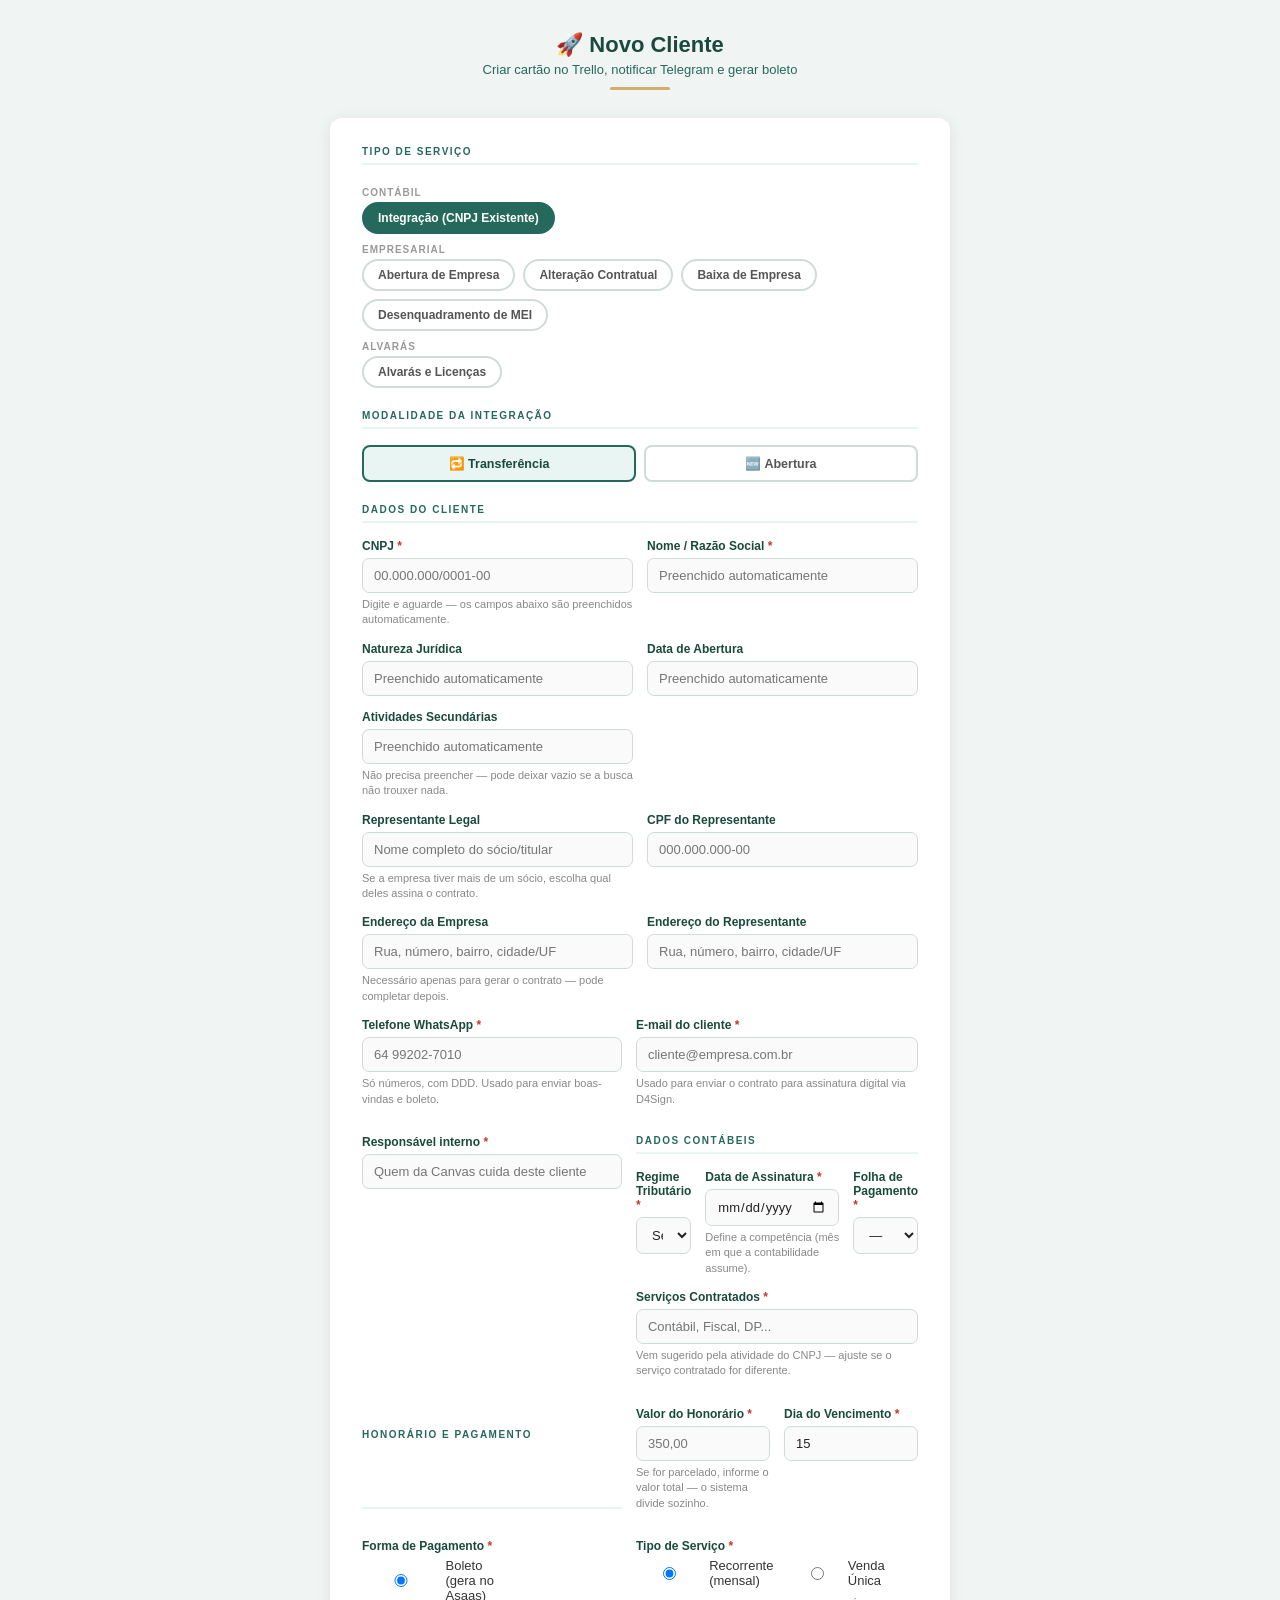
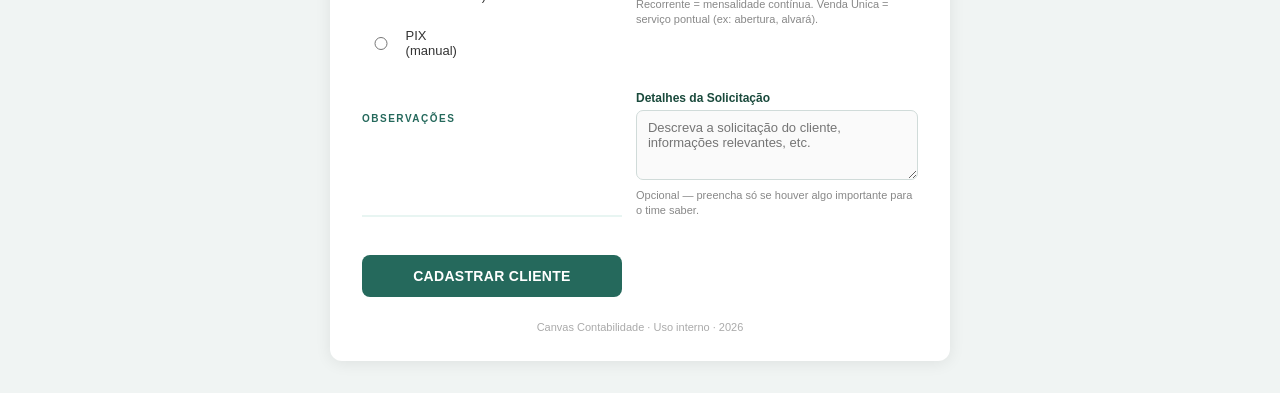
<file: static_form/index.html>
<!DOCTYPE html>
<html lang="pt-BR">
<head>
<meta charset="UTF-8">
<meta name="viewport" content="width=device-width, initial-scale=1.0">
<title>Novo Cliente — Canvas</title>
<style>
  * { box-sizing: border-box; margin: 0; padding: 0; }
  body { font-family: 'Segoe UI', sans-serif; background: #f0f4f3; min-height: 100vh; padding: 32px 16px; }

  .header { text-align: center; margin-bottom: 28px; }
  .header h1 { color: #1a4a3c; font-size: 22px; font-weight: 800; }
  .header p  { color: #25695c; font-size: 13px; margin-top: 4px; }
  .divider   { width: 60px; height: 3px; background: #d2ae6d; margin: 10px auto 0; border-radius: 2px; }

  .card { background: #fff; border-radius: 12px; box-shadow: 0 2px 16px rgba(0,0,0,0.08); padding: 28px 32px; max-width: 620px; margin: 0 auto; }

  .secao { font-size: 10px; font-weight: 700; color: #25695c; letter-spacing: 1.5px; text-transform: uppercase;
           border-bottom: 2px solid #e8f5f2; padding-bottom: 6px; margin: 22px 0 16px; }
  .secao:first-child { margin-top: 0; }

  .field { margin-bottom: 14px; position: relative; }
  label  { display: block; font-size: 12px; font-weight: 600; color: #1a4a3c; margin-bottom: 5px; }
  label span { color: #c0392b; }
  input, select, textarea {
    width: 100%; padding: 9px 11px; border: 1.5px solid #d0dbd9; border-radius: 7px;
    font-size: 13px; font-family: inherit; color: #222; background: #fafafa;
    transition: border 0.2s; outline: none;
  }
  input:focus, select:focus, textarea:focus { border-color: #25695c; background: #fff; }
  textarea { resize: vertical; min-height: 70px; }
  input:disabled, select:disabled { background: #f0f0f0; color: #999; }
  .help { font-size: 11px; color: #888; margin-top: 4px; line-height: 1.4; }

  .row2 { display: grid; grid-template-columns: 1fr 1fr; gap: 14px; }
  .row3 { display: grid; grid-template-columns: 1fr 1fr 1fr; gap: 14px; }

  /* CNPJ com busca automática */
  .cnpj-wrap { position: relative; }
  .cnpj-status {
    font-size: 11px; margin-top: 4px; display: none; align-items: center; gap: 5px;
  }
  .cnpj-status.buscando { display: flex; color: #888; }
  .cnpj-status.ok       { display: flex; color: #1a8a4c; }
  .cnpj-status.erro     { display: flex; color: #c0392b; }
  .spinner {
    width: 11px; height: 11px; border: 2px solid #ddd; border-top-color: #25695c;
    border-radius: 50%; animation: spin 0.7s linear infinite; flex-shrink: 0;
  }
  @keyframes spin { to { transform: rotate(360deg); } }

  /* Tipo de serviço */
  .tipo-grid { display: grid; gap: 8px; }
  .tipo-grupo { display: flex; flex-direction: column; gap: 4px; }
  .tipo-label-cat { font-size: 10px; font-weight: 700; color: #999; letter-spacing: 1px; text-transform: uppercase; margin-top: 6px; }
  .tipo-opcoes { display: flex; flex-wrap: wrap; gap: 8px; }
  .tipo-btn {
    padding: 7px 14px; border: 2px solid #d0dbd9; border-radius: 20px;
    font-size: 12px; font-weight: 600; color: #555; cursor: pointer;
    background: #fff; transition: all 0.15s; white-space: nowrap;
  }
  .tipo-btn:hover { border-color: #25695c; color: #25695c; }
  .tipo-btn.ativo { border-color: #25695c; background: #25695c; color: #fff; }
  .tipo-btn.ativo.dourado { border-color: #d2ae6d; background: #d2ae6d; color: #fff; }

  /* Modalidade (transferencia/abertura) */
  .modalidade-opcoes { display: flex; gap: 8px; }
  .modalidade-btn {
    flex: 1; padding: 9px; border: 2px solid #d0dbd9; border-radius: 8px;
    font-size: 12.5px; font-weight: 600; color: #555; cursor: pointer;
    background: #fff; text-align: center; transition: all 0.15s;
  }
  .modalidade-btn.ativo { border-color: #25695c; background: #e8f5f2; color: #1a4a3c; }

  /* Radio inline */
  .radio-group { display: flex; gap: 20px; flex-wrap: wrap; }
  .radio-group label { font-weight: 400; display: flex; align-items: center; gap: 6px; cursor: pointer; color: #333; font-size: 13px; }

  .btn {
    width: 100%; padding: 13px; background: #25695c; color: #fff;
    font-size: 14px; font-weight: 700; border: none; border-radius: 8px;
    cursor: pointer; transition: background 0.2s; margin-top: 8px; letter-spacing: 0.3px;
  }
  .btn:hover { background: #1a4a3c; }
  .btn:disabled { background: #aaa; cursor: not-allowed; }

  /* Log */
  .log-box { margin-top: 18px; display: none; }
  .log-item { padding: 7px 12px; border-radius: 6px; font-size: 13px; margin-bottom: 6px; display: flex; align-items: center; gap: 8px; }
  .log-item.ok   { background: #d4edda; color: #155724; }
  .log-item.erro { background: #f8d7da; color: #721c24; }
  .log-item.info { background: #e8f5f2; color: #25695c; }

  .acoes-pos { margin-top: 16px; display: none; gap: 10px; flex-wrap: wrap; }
  .btn-acao {
    padding: 10px 20px; border-radius: 8px; font-size: 13px; font-weight: 700;
    border: none; cursor: pointer; text-decoration: none; display: inline-block; text-align: center;
  }
  .btn-wpp    { background: #25d366; color: #fff; }
  .btn-trello { background: #0052cc; color: #fff; }
  .btn-boleto { background: #e67e22; color: #fff; }

  .footer { text-align: center; margin-top: 24px; font-size: 11px; color: #aaa; }
</style>
</head>
<body>

<div class="header">
  <h1>🚀 Novo Cliente</h1>
  <p>Criar cartão no Trello, notificar Telegram e gerar boleto</p>
  <div class="divider"></div>
</div>

<div class="card">

  <!-- TIPO DE SERVIÇO -->
  <div class="secao">Tipo de Serviço</div>
  <div class="tipo-grupo">
    <div class="tipo-label-cat">Contábil</div>
    <div class="tipo-opcoes">
      <button class="tipo-btn ativo" data-val="cnpj" onclick="setTipo(this)">Integração (CNPJ Existente)</button>
    </div>
    <div class="tipo-label-cat">Empresarial</div>
    <div class="tipo-opcoes">
      <button class="tipo-btn" data-val="abertura"         onclick="setTipo(this)">Abertura de Empresa</button>
      <button class="tipo-btn" data-val="alteracao"        onclick="setTipo(this)">Alteração Contratual</button>
      <button class="tipo-btn" data-val="baixa"            onclick="setTipo(this)">Baixa de Empresa</button>
      <button class="tipo-btn" data-val="desenquadramento" onclick="setTipo(this)">Desenquadramento de MEI</button>
    </div>
    <div class="tipo-label-cat">Alvarás</div>
    <div class="tipo-opcoes">
      <button class="tipo-btn dourado" data-val="alvaras" onclick="setTipo(this)">Alvarás e Licenças</button>
    </div>
  </div>

  <!-- MODALIDADE -->
  <div class="secao">Modalidade da Integração</div>
  <div class="modalidade-opcoes">
    <div class="modalidade-btn ativo" data-val="Transferência" onclick="setModalidade(this)">🔁 Transferência</div>
    <div class="modalidade-btn" data-val="Abertura" onclick="setModalidade(this)">🆕 Abertura</div>
  </div>

  <!-- DADOS DO CLIENTE -->
  <div class="secao">Dados do Cliente</div>
  <div class="row2">
    <div class="field">
      <label>CNPJ <span>*</span></label>
      <div class="cnpj-wrap">
        <input id="cnpj" placeholder="00.000.000/0001-00" oninput="onCnpjInput()">
      </div>
      <div class="help">Digite e aguarde — os campos abaixo são preenchidos automaticamente.</div>
      <div class="cnpj-status" id="cnpj-status"></div>
    </div>
    <div class="field"><label>Nome / Razão Social <span>*</span></label><input id="nome" placeholder="Preenchido automaticamente"></div>
  </div>
  <div class="row2">
    <div class="field"><label>Natureza Jurídica</label><input id="natureza_juridica" placeholder="Preenchido automaticamente"></div>
    <div class="field"><label>Data de Abertura</label><input id="data_abertura" placeholder="Preenchido automaticamente"></div>
  </div>
  <div class="row2">
    <div class="field">
      <label>Atividades Secundárias</label>
      <input id="atividades_secundarias" placeholder="Preenchido automaticamente">
      <div class="help">Não precisa preencher — pode deixar vazio se a busca não trouxer nada.</div>
    </div>
  </div>
  <div class="row2">
    <div class="field">
      <label>Representante Legal</label>
      <input id="representante" placeholder="Nome completo do sócio/titular">
      <div class="help">Se a empresa tiver mais de um sócio, escolha qual deles assina o contrato.</div>
    </div>
    <div class="field"><label>CPF do Representante</label><input id="cpf" placeholder="000.000.000-00"></div>
  </div>
  <div class="row2">
    <div class="field">
      <label>Endereço da Empresa</label>
      <input id="end_empresa" placeholder="Rua, número, bairro, cidade/UF">
      <div class="help">Necessário apenas para gerar o contrato — pode completar depois.</div>
    </div>
    <div class="field"><label>Endereço do Representante</label><input id="end_rep" placeholder="Rua, número, bairro, cidade/UF"></div>
  </div>
  <div class="row2">
   <div class="field">
      <label>Telefone WhatsApp <span>*</span></label>
      <input id="telefone" placeholder="64 99202-7010">
      <div class="help">Só números, com DDD. Usado para enviar boas-vindas e boleto.</div>
    </div>
    <div class="field">
      <label>E-mail do cliente <span>*</span></label>
      <input type="email" id="email" placeholder="cliente@empresa.com.br">
      <div class="help">Usado para enviar o contrato para assinatura digital via D4Sign.</div>
    </div>
    <div class="field"><label>Responsável interno <span>*</span></label><input id="responsavel" placeholder="Quem da Canvas cuida deste cliente"></div>

  <!-- DADOS CONTÁBEIS (visível só para cnpj) -->
  <div id="bloco-contabil">
    <div class="secao">Dados Contábeis</div>
    <div class="row3">
      <div class="field"><label>Regime Tributário <span>*</span></label><select id="regime"><option value="">Selecione...</option><option>Simples Nacional</option><option>Lucro Presumido</option><option>Lucro Real</option><option>MEI</option></select></div>
      <div class="field">
        <label>Data de Assinatura <span>*</span></label>
        <input id="inicio_resp" type="date">
        <div class="help">Define a competência (mês em que a contabilidade assume).</div>
      </div>
      <div class="field"><label>Folha de Pagamento <span>*</span></label><select id="folha"><option value="">—</option><option>Sim</option><option>Não</option></select></div>
    </div>
    <div class="field">
      <label>Serviços Contratados <span>*</span></label>
      <input id="servicos" placeholder="Contábil, Fiscal, DP...">
      <div class="help">Vem sugerido pela atividade do CNPJ — ajuste se o serviço contratado for diferente.</div>
    </div>
  </div>

  <!-- PAGAMENTO -->
  <div class="secao">Honorário e Pagamento</div>
  <div class="row2">
    <div class="field">
      <label>Valor do Honorário <span>*</span></label>
      <input id="honorario" placeholder="350,00">
      <div class="help">Se for parcelado, informe o valor total — o sistema divide sozinho.</div>
    </div>
    <div class="field"><label>Dia do Vencimento <span>*</span></label>
      <input id="vencimento" type="number" min="1" max="31" placeholder="Ex: 10" value="15">
    </div>
  </div>
  <div class="field">
    <label>Forma de Pagamento <span>*</span></label>
    <div class="radio-group">
      <label><input type="radio" name="forma_pag" value="boleto" checked> Boleto (gera no Asaas)</label>
      <label><input type="radio" name="forma_pag" value="pix"> PIX (manual)</label>
    </div>
  </div>
  <div class="field">
    <label>Tipo de Serviço <span>*</span></label>
    <div class="radio-group">
      <label><input type="radio" name="tipo_servico" value="recorrente" checked onclick="toggleParcelas()"> Recorrente (mensal)</label>
      <label><input type="radio" name="tipo_servico" value="venda_unica" onclick="toggleParcelas()"> Venda Única</label>
    </div>
    <div class="help">Recorrente = mensalidade contínua. Venda Única = serviço pontual (ex: abertura, alvará).</div>
  </div>
  <div class="field" id="bloco-parcelas" style="display:none">
    <label>Em quantas parcelas?</label>
    <div class="row2">
      <select id="parcelas">
        <option value="1">À vista (1x)</option>
        <option value="2">2x</option>
        <option value="3">3x</option>
        <option value="4">4x</option>
        <option value="5">5x</option>
        <option value="6">6x</option>
        <option value="7">7x</option>
        <option value="8">8x</option>
        <option value="9">9x</option>
        <option value="10">10x</option>
        <option value="11">11x</option>
        <option value="12">12x</option>
      </select>
      <input id="intervalo_parcelas" type="number" min="1" value="30" placeholder="Dias entre parcelas">
    </div>
    <div class="help">O valor do "Honorário" acima é dividido automaticamente pelo número de parcelas.</div>
  </div>

  <!-- OBSERVAÇÕES -->
  <div class="secao">Observações</div>
  <div class="field">
    <label>Detalhes da Solicitação</label>
    <textarea id="observacoes" placeholder="Descreva a solicitação do cliente, informações relevantes, etc."></textarea>
    <div class="help">Opcional — preencha só se houver algo importante para o time saber.</div>
  </div>


  <button class="btn" id="btn" onclick="cadastrar()">CADASTRAR CLIENTE</button>

  <!-- Log -->
  <div class="log-box" id="log-box"></div>

  <!-- Ações pós-cadastro -->
  <div class="acoes-pos" id="acoes-pos">
    <a id="btn-wpp"    class="btn-acao btn-wpp"    href="#" target="_blank">💬 Abrir WhatsApp</a>
    <a id="btn-trello" class="btn-acao btn-trello"  href="#" target="_blank">📋 Ver Cartão no Trello</a>
    <a id="btn-boleto" class="btn-acao btn-boleto"  href="#" target="_blank" style="display:none">🧾 Ver Boleto</a>
  </div>

</div>

<div class="footer">Canvas Contabilidade · Uso interno · 2026</div>

<script>
let tipoAtual = 'cnpj';
let modalidadeAtual = 'Transferência';
let cnpjTimer = null;

// ───────────────────────────────────────────────────────────
// Pre-preenche os campos se a URL vier com parametros
// (ex: ?empresa=X&cnpj=Y&whatsapp=Z), vindos do link que o
// bot manda quando um negocio e ganho no Agendor
// ───────────────────────────────────────────────────────────
function preencherDaURL() {
  const params = new URLSearchParams(window.location.search);

  if (params.has('empresa')) {
    document.getElementById('nome').value = params.get('empresa');
  }
  if (params.has('cnpj')) {
    document.getElementById('cnpj').value = params.get('cnpj');
    // Se o CNPJ veio preenchido, ja dispara a busca automatica
    onCnpjInput();
  }
  if (params.has('whatsapp')) {
    document.getElementById('telefone').value = params.get('whatsapp');
  }
  if (params.has('honorario')) {
    document.getElementById('honorario').value = params.get('honorario');
  }
}

window.addEventListener('DOMContentLoaded', preencherDaURL);

function setTipo(btn) {
  document.querySelectorAll('.tipo-btn').forEach(b => b.classList.remove('ativo'));
  btn.classList.add('ativo');
  tipoAtual = btn.dataset.val;
  document.getElementById('bloco-contabil').style.display = tipoAtual === 'cnpj' ? '' : 'none';
}

function setModalidade(btn) {
  document.querySelectorAll('.modalidade-btn').forEach(b => b.classList.remove('ativo'));
  btn.classList.add('ativo');
  modalidadeAtual = btn.dataset.val;
}

function toggleParcelas() {
  const tipoServico = document.querySelector('input[name="tipo_servico"]:checked').value;
  const bloco = document.getElementById('bloco-parcelas');
  bloco.style.display = tipoServico === 'venda_unica' ? '' : 'none';
}

document.getElementById('bloco-contabil').style.display = '';

// ───────────────────────────────────────────────────────────
// Busca automática de dados pelo CNPJ (BrasilAPI)
// ───────────────────────────────────────────────────────────
function onCnpjInput() {
  clearTimeout(cnpjTimer);
  const cnpjLimpo = document.getElementById('cnpj').value.replace(/\D/g, '');
  const status = document.getElementById('cnpj-status');

  if (cnpjLimpo.length !== 14) {
    status.className = 'cnpj-status';
    status.innerHTML = '';
    return;
  }

  // Espera 600ms depois de parar de digitar, pra nao buscar a cada tecla
  cnpjTimer = setTimeout(() => buscarCnpj(cnpjLimpo), 600);
}

async function buscarCnpj(cnpj) {
  const status = document.getElementById('cnpj-status');
  status.className = 'cnpj-status buscando';
  status.innerHTML = '<span class="spinner"></span> Buscando dados na Receita...';

  try {
    const resp = await fetch(`https://brasilapi.com.br/api/cnpj/v1/${cnpj}`);
    if (!resp.ok) throw new Error('CNPJ não encontrado');
    const dados = await resp.json();

    // Nome: prioriza nome fantasia, cai para razao social se nao tiver
    document.getElementById('nome').value =
      dados.nome_fantasia || dados.razao_social || '';

    // Natureza juridica (ex: "206-2 - Sociedade Empresária Limitada")
    const campoNatureza = document.getElementById('natureza_juridica');
    if (campoNatureza && dados.natureza_juridica) {
      campoNatureza.value = dados.natureza_juridica;
    }

    // Data de abertura - vem como aaaa-mm-dd, convertemos para dd/mm/aaaa
    const campoAbertura = document.getElementById('data_abertura');
    if (campoAbertura && dados.data_inicio_atividade) {
      const partes = dados.data_inicio_atividade.split('-');
      if (partes.length === 3) {
        campoAbertura.value = `${partes[2]}/${partes[1]}/${partes[0]}`;
      } else {
        campoAbertura.value = dados.data_inicio_atividade;
      }
    }

    // Atividades secundarias - junta todas em uma lista separada por ;
    const campoAtivSec = document.getElementById('atividades_secundarias');
    if (campoAtivSec && Array.isArray(dados.cnaes_secundarios) && dados.cnaes_secundarios.length > 0) {
      const lista = dados.cnaes_secundarios
        .map(c => `${c.codigo} - ${c.descricao}`)
        .join('; ');
      campoAtivSec.value = lista;
    }

    // QSA (socios) - a Receita nao disponibiliza CPF publico, so nome.
    // Se tiver 1 socio so, preenche automaticamente o representante legal.
    // Se tiver mais de um, deixa um aviso para a Graziele escolher manualmente.
    const campoRepresentante = document.getElementById('representante');
    if (campoRepresentante && Array.isArray(dados.qsa) && dados.qsa.length > 0) {
      if (dados.qsa.length === 1) {
        campoRepresentante.value = dados.qsa[0].nome_socio || '';
      } else if (!campoRepresentante.value) {
        const nomes = dados.qsa.map(s => s.nome_socio).filter(Boolean).join(', ');
        campoRepresentante.placeholder = `Sócios encontrados: ${nomes} (escolha o representante)`;
      }
    }

    // Regime tributario, se a empresa estiver no Simples
    if (dados.opcao_pelo_simples) {
      document.getElementById('regime').value = 'Simples Nacional';
    }

    // Monta o endereco completo, juntando logradouro + numero + bairro + cidade/UF
    const partesEndereco = [];
    if (dados.logradouro) {
      let rua = dados.logradouro;
      if (dados.numero) rua += ', ' + dados.numero;
      if (dados.complemento) rua += ' - ' + dados.complemento;
      partesEndereco.push(rua);
    }
    if (dados.bairro) partesEndereco.push(dados.bairro);
    if (dados.municipio && dados.uf) partesEndereco.push(`${dados.municipio}/${dados.uf}`);
    if (dados.cep) partesEndereco.push('CEP ' + dados.cep);

    const enderecoCompleto = partesEndereco.join(' - ');
    const campoEndEmpresa = document.getElementById('end_empresa');
    if (campoEndEmpresa && enderecoCompleto) {
      campoEndEmpresa.value = enderecoCompleto;
    }

    // Preenche os Servicos Contratados com a atividade principal,
    // como ponto de partida (a Graziele pode editar se precisar)
    const campoServicos = document.getElementById('servicos');
    if (campoServicos && dados.cnae_fiscal_descricao && !campoServicos.value) {
      campoServicos.value = dados.cnae_fiscal_descricao;
    }

    status.className = 'cnpj-status ok';
    status.innerHTML = '✅ ' + (dados.razao_social || 'Dados encontrados') +
      (dados.descricao_situacao_cadastral ? ' — ' + dados.descricao_situacao_cadastral : '');
  } catch (e) {
    status.className = 'cnpj-status erro';
    status.innerHTML = '⚠️ Não encontramos esse CNPJ — preencha manualmente';
  }
}

function addLog(tipo, msg) {
  const box = document.getElementById('log-box');
  box.style.display = 'block';
  const div = document.createElement('div');
  div.className = `log-item ${tipo}`;
  const icons = {ok:'✅', erro:'❌', info:'ℹ️'};
  div.textContent = (icons[tipo]||'') + ' ' + msg;
  box.appendChild(div);
}

async function cadastrar() {
  const btn = document.getElementById('btn');
  const logBox = document.getElementById('log-box');
  const acoes  = document.getElementById('acoes-pos');
  logBox.innerHTML = '';
  logBox.style.display = 'none';
  acoes.style.display  = 'none';

  const nome       = document.getElementById('nome').value.trim();
  const cnpj       = document.getElementById('cnpj').value.trim();
  const telefone   = document.getElementById('telefone').value.trim();
  const responsavel= document.getElementById('responsavel').value.trim();
  const regime     = document.getElementById('regime')?.value || '';
  const dataInicio = document.getElementById('inicio_resp')?.value || '';
  const folha      = document.getElementById('folha')?.value || '';
  const servicos   = document.getElementById('servicos')?.value || '';
  const honorario  = document.getElementById('honorario').value.trim();
  const vencimento = document.getElementById('vencimento').value.trim();

  const faltando = [];
  if (!nome) faltando.push('Nome / Razão Social');
  if (!cnpj) faltando.push('CNPJ');
  if (!telefone) faltando.push('Telefone WhatsApp');
  if (!responsavel) faltando.push('Responsável interno');
  if (tipoAtual === 'cnpj') {
    if (!regime) faltando.push('Regime Tributário');
    if (!dataInicio) faltando.push('Data de Assinatura');
    if (!folha) faltando.push('Folha de Pagamento');
    if (!servicos) faltando.push('Serviços Contratados');
  }
  if (!honorario) faltando.push('Valor do Honorário');
  if (!vencimento) faltando.push('Dia do Vencimento');

  if (faltando.length > 0) {
    addLog('erro', 'Preencha os campos obrigatórios: ' + faltando.join(', '));
    return;
  }

  btn.disabled = true;
  btn.textContent = 'Cadastrando...';

  const payload = {
    nome, cnpj, telefone, responsavel,
    modalidade:    modalidadeAtual,
    representante: document.getElementById('representante').value.trim(),
    cpf:           document.getElementById('cpf').value.trim(),
    end_empresa:   document.getElementById('end_empresa').value.trim(),
    end_rep:       document.getElementById('end_rep').value.trim(),
    natureza_juridica:      document.getElementById('natureza_juridica').value.trim(),
    atividades_secundarias: document.getElementById('atividades_secundarias').value.trim(),
    data_abertura:          document.getElementById('data_abertura').value.trim(),
    tipo:          tipoAtual,
    tipo_servico:  document.querySelector('input[name="tipo_servico"]:checked').value,
    parcelas:      document.getElementById('parcelas')?.value || '1',
    intervalo_parcelas: document.getElementById('intervalo_parcelas')?.value || '30',
    forma_pagamento: document.querySelector('input[name="forma_pag"]:checked').value,
    honorario:     document.getElementById('honorario').value.trim(),
    vencimento:    document.getElementById('vencimento').value,
    regime:        document.getElementById('regime')?.value || '',
    inicio_resp:   document.getElementById('inicio_resp')?.value || '',
    servicos:      document.getElementById('servicos')?.value || '',
    folha:         document.getElementById('folha')?.value || '',
    observacoes:   document.getElementById('observacoes').value.trim(),
  };

  try {
    const res  = await fetch('/cadastrar', { method:'POST', headers:{'Content-Type':'application/json'}, body: JSON.stringify(payload) });
    const data = await res.json();
    data.log.forEach(l => addLog(l.tipo, l.msg));

    if (data.ok) {
      acoes.style.display = 'flex';
      if (data.whatsapp_url) document.getElementById('btn-wpp').href = data.whatsapp_url;
      if (data.card_url)     document.getElementById('btn-trello').href = data.card_url;
      if (data.boleto_url) {
        const bb = document.getElementById('btn-boleto');
        bb.href = data.boleto_url;
        bb.style.display = '';
      }
    }
  } catch(e) {
    addLog('erro', 'Erro de conexão: ' + e.message);
  }

  btn.disabled = false;
  btn.textContent = 'CADASTRAR CLIENTE';
}
</script>
</body>
</html>
</file>
